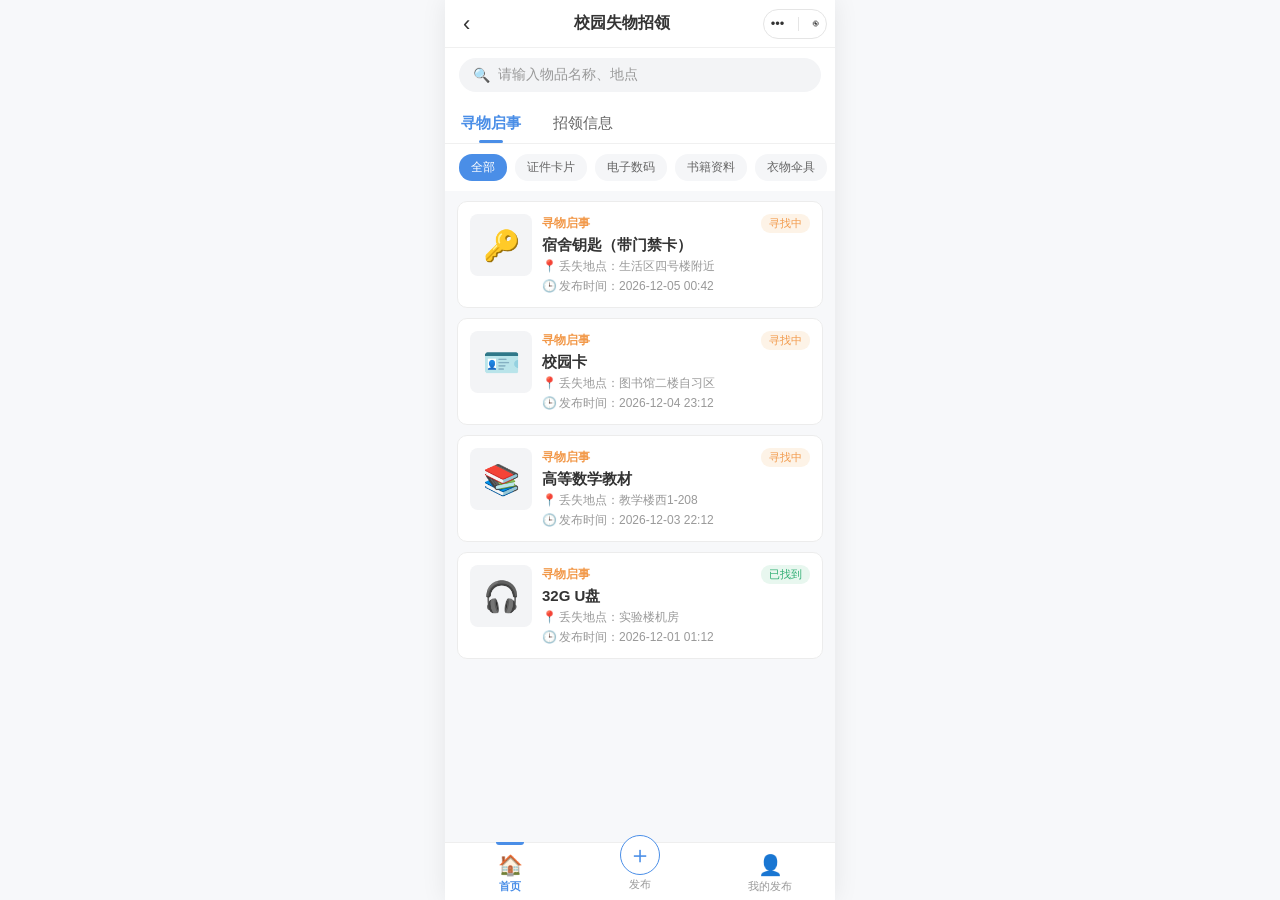
<file: index.html>
<!DOCTYPE html>
<html lang="zh-CN">
<head>
  <meta charset="UTF-8">
  <meta name="viewport" content="width=device-width, initial-scale=1.0">
  <title>校园失物招领</title>
  <link rel="stylesheet" href="css/style.css">
</head>
<body>
  <div class="phone">
    <div id="app"><!-- 页面由 js/app.js 渲染 --></div>
  </div>
  <div id="toast" class="toast"></div>

  <script src="js/core.js"></script>
  <script src="js/data.js"></script>
  <script src="js/app.js"></script>
</body>
</html>
</file>
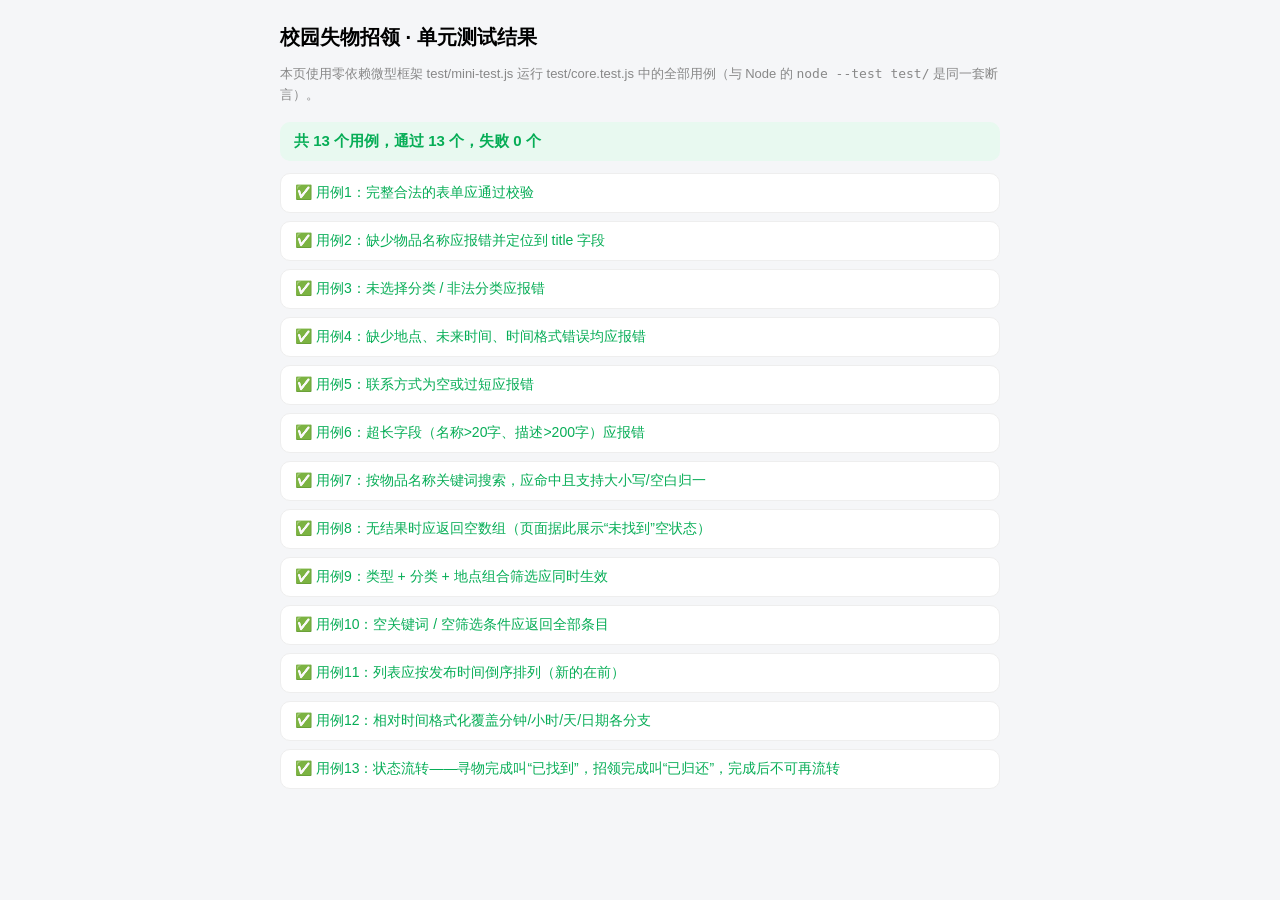
<file: runner.html>
<!DOCTYPE html>
<html lang="zh-CN">
<head>
  <meta charset="UTF-8">
  <meta name="viewport" content="width=device-width, initial-scale=1.0">
  <title>单元测试 - 校园失物招领</title>
  <style>
    body { font-family: -apple-system, "PingFang SC", "Microsoft YaHei", sans-serif; max-width: 720px; margin: 24px auto; padding: 0 16px; background: #f5f6f8; }
    h1 { font-size: 20px; }
    .note { color: #888; font-size: 13px; margin: 8px 0 16px; line-height: 1.6; }
    #summary { font-size: 15px; font-weight: 700; padding: 10px 14px; border-radius: 10px; margin-bottom: 12px; }
    .summary.ok, #summary.ok { background: #e8f9f0; color: #06ad56; }
    .summary.bad, #summary.bad { background: #fdeceb; color: #e64340; }
    .case { background: #fff; border-radius: 10px; padding: 10px 14px; margin-bottom: 8px; font-size: 14px; border: 1px solid #eee; }
    .case.pass { color: #06ad56; }
    .case.fail { color: #e64340; }
    .err-detail { color: #999; font-size: 12px; margin-top: 6px; white-space: pre-wrap; }
  </style>
</head>
<body>
  <h1>校园失物招领 · 单元测试结果</h1>
  <div class="note">本页使用零依赖微型框架 test/mini-test.js 运行 test/core.test.js 中的全部用例（与 Node 的 <code>node --test test/</code> 是同一套断言）。</div>
  <div id="summary">正在运行……</div>
  <div id="results"></div>

  <script src="../js/core.js"></script>
  <script src="mini-test.js"></script>
  <script src="core.test.js"></script>
  <script>miniRun();</script>
</body>
</html>
</file>
<file: css/style.css>
/* 校园失物招领 —— 全局样式
 * 严格按照结对作业① Figma 原型实现：
 * 蓝色主题、白色导航栏（‹ 标题 ⋯◉ 胶囊）、文字标签页 + 分类小胶囊、
 * 白底圆角卡片（左缩略图 / 类型标签 / 右上角状态药丸）、底部三段导航。
 */

* { margin: 0; padding: 0; box-sizing: border-box; }

:root {
  --blue: #4a8ee7;
  --blue-dark: #3a7bd5;
  --blue-light: #eaf3fd;
  --orange: #f2994a;
  --orange-light: #fdf3e7;
  --green: #2fae73;
  --green-light: #e8f7ef;
  --red: #e64340;
  --red-light: #fdeceb;
  --text: #333;
  --gray: #999;
  --border: #ececec;
  --bg: #f7f8fa;
}

html, body {
  font-family: -apple-system, "PingFang SC", "Microsoft YaHei", "Segoe UI", sans-serif;
  background: var(--bg);
  color: var(--text);
}

/* 桌面端居中为手机样式，小屏铺满 */
.phone {
  max-width: 390px;
  margin: 0 auto;
  min-height: 100vh;
  background: var(--bg);
  box-shadow: 0 0 24px rgba(0, 0, 0, 0.08);
}

#app { padding-bottom: 64px; min-height: 100vh; }

a { text-decoration: none; color: inherit; }
button { font-family: inherit; cursor: pointer; background: none; border: none; }
input, select, textarea {
  font-family: inherit;
  font-size: 14px;
  border: 1px solid #e3e3e3;
  border-radius: 6px;
  padding: 10px 12px;
  background: #fff;
  outline: none;
  width: 100%;
  color: var(--text);
}
input:focus, select:focus, textarea:focus { border-color: var(--blue); }
input.invalid, select.invalid, textarea.invalid { border-color: var(--red); }
mark { background: #ffe58f; border-radius: 2px; padding: 0 1px; }

/* ---------- 顶部导航栏（小程序风格：‹ 标题 ⋯◉） ---------- */
.nav {
  display: flex;
  align-items: center;
  height: 48px;
  background: #fff;
  border-bottom: 1px solid #f0f0f0;
  position: sticky;
  top: 0;
  z-index: 20;
  padding: 0 8px;
}
.nav-back { font-size: 22px; color: #333; padding: 0 10px; line-height: 48px; }
.nav-title { flex: 1; text-align: center; font-size: 16px; font-weight: 600; }
.capsule {
  width: 64px;
  flex-shrink: 0;
  height: 30px;
  border: 1px solid #e5e5e5;
  border-radius: 15px;
  display: flex;
  align-items: center;
  justify-content: space-around;
  font-size: 13px;
  color: #333;
}
.capsule .sep { width: 1px; height: 14px; background: #e5e5e5; }

/* ---------- 搜索条 ---------- */
.search-wrap { padding: 10px 14px; background: #fff; }
.search-bar {
  display: flex;
  align-items: center;
  gap: 8px;
  background: #f3f4f6;
  border-radius: 18px;
  padding: 8px 14px;
}
.search-bar input { border: none; background: transparent; padding: 0; font-size: 14px; }
.search-bar .icon { color: #999; font-size: 14px; flex-shrink: 0; }
.search-clear { color: #bbb; font-size: 15px; flex-shrink: 0; padding: 0 2px; }

/* ---------- 文字标签页（寻物启事 / 招领信息） ---------- */
.type-tabs {
  display: flex;
  background: #fff;
  padding: 2px 14px 0;
  gap: 28px;
  border-bottom: 1px solid #f0f0f0;
}
.type-tab {
  font-size: 15px;
  color: #666;
  padding: 10px 2px;
  position: relative;
}
.type-tab.active { color: var(--blue); font-weight: 700; }
.type-tab.active::after {
  content: '';
  position: absolute;
  left: 50%;
  transform: translateX(-50%);
  bottom: 0;
  width: 24px;
  height: 3px;
  border-radius: 2px;
  background: var(--blue);
}

/* ---------- 分类小胶囊 ---------- */
.chips {
  display: flex;
  gap: 8px;
  padding: 10px 14px;
  background: #fff;
  overflow-x: auto;
  white-space: nowrap;
}
.chips::-webkit-scrollbar { display: none; }
.chip {
  flex-shrink: 0;
  font-size: 12px;
  color: #666;
  background: #f5f6f8;
  border-radius: 13px;
  padding: 5px 12px;
}
.chip.active { background: var(--blue); color: #fff; }

/* ---------- 信息卡片 ---------- */
.list { padding: 10px 12px; }
.info-card {
  display: flex;
  gap: 10px;
  background: #fff;
  border: 1px solid var(--border);
  border-radius: 10px;
  padding: 12px;
  margin-bottom: 10px;
  cursor: pointer;
}
.info-card:active { background: #fafafa; }

.thumb-box {
  width: 62px; height: 62px;
  border-radius: 8px;
  background: #f3f4f6;
  display: flex; align-items: center; justify-content: center;
  font-size: 30px;
  flex-shrink: 0;
  overflow: hidden;
}
.thumb-box img { width: 100%; height: 100%; object-fit: cover; }

.card-main { flex: 1; min-width: 0; }
.card-head {
  display: flex;
  align-items: center;
  justify-content: space-between;
  margin-bottom: 3px;
}
.type-label { font-size: 12px; font-weight: 600; }
.type-label.lost { color: var(--orange); }
.type-label.found { color: var(--blue); }

.status-pill {
  font-size: 11px;
  padding: 2px 8px;
  border-radius: 9px;
  flex-shrink: 0;
}
.status-pill.open { background: var(--orange-light); color: var(--orange); }
.status-pill.done { background: var(--green-light); color: var(--green); }

.card-name { font-size: 15px; font-weight: 700; }
.card-meta { font-size: 12px; color: var(--gray); margin-top: 3px; overflow: hidden; text-overflow: ellipsis; white-space: nowrap; }
.card-meta .mk { margin-right: 2px; }

/* ---------- 空状态 ---------- */
.empty { text-align: center; padding: 50px 30px; }
.empty-icon { font-size: 46px; }
.empty-text { font-size: 15px; color: #555; margin-top: 14px; font-weight: 600; }
.empty-sub { font-size: 13px; color: #aaa; margin-top: 6px; }
.empty .btn-primary { max-width: 200px; margin: 20px auto 0; }

.result-count { font-size: 12px; color: var(--gray); padding: 2px 6px 8px; }

/* ---------- 底部导航 ---------- */
.tabbar {
  position: fixed;
  bottom: 0;
  left: 50%;
  transform: translateX(-50%);
  width: 100%;
  max-width: 390px;
  display: flex;
  background: #fff;
  border-top: 1px solid #eee;
  padding: 6px 0 6px;
  z-index: 30;
}
.tabbar-item {
  flex: 1;
  display: flex;
  flex-direction: column;
  align-items: center;
  gap: 2px;
  font-size: 11px;
  color: #999;
  padding-top: 4px;
  position: relative;
}
.tabbar-item.active { color: var(--blue); font-weight: 600; }
.tabbar-item.active::before {
  content: '';
  position: absolute;
  top: -7px;
  width: 28px;
  height: 3px;
  border-radius: 0 0 3px 3px;
  background: var(--blue);
}
.tabbar-icon { font-size: 20px; }
.tabbar-plus {
  width: 40px; height: 40px;
  border-radius: 50%;
  border: 1.5px solid var(--blue);
  color: var(--blue);
  font-size: 24px;
  display: flex; align-items: center; justify-content: center;
  margin-top: -18px;
  background: #fff;
}

/* ---------- 发布页表单 ---------- */
.form { padding: 6px 14px 20px; background: #fff; }
.form-item { margin-bottom: 14px; }
.form-item label { display: block; font-size: 14px; font-weight: 600; margin-bottom: 6px; }
.req { color: var(--red); margin-right: 3px; }
.opt { color: #bbb; font-weight: 400; font-size: 12px; }
.err { color: var(--red); font-size: 12px; margin-top: 4px; }
textarea { resize: none; }
.counter { text-align: right; font-size: 11px; color: #bbb; margin-top: 3px; }

.radio-row { display: flex; gap: 24px; padding: 2px 0; }
.radio-item { display: flex; align-items: center; gap: 6px; font-size: 14px; color: #444; font-weight: 400; }
.radio-item input { width: 15px; height: 15px; accent-color: var(--blue); }

.photo-box {
  position: relative;
  border: 1px dashed #d5d5d5;
  border-radius: 8px;
  background: #fafafa;
  min-height: 96px;
  display: flex;
  flex-direction: column;
  align-items: center;
  justify-content: center;
  gap: 6px;
  padding: 12px;
}
.photo-add { color: #999; font-size: 13px; text-align: center; line-height: 1.7; }
.photo-add .big { font-size: 26px; color: #bbb; }
.photo-box input[type="file"] { position: absolute; inset: 0; opacity: 0; cursor: pointer; }
.photo-preview { max-height: 140px; border-radius: 8px; }
.photo-del { border: none; background: #f2f2f2; border-radius: 6px; padding: 6px 12px; font-size: 12px; color: #777; }
.upload-note { font-size: 11px; color: #bbb; margin-top: 6px; }

.btn-primary {
  display: block;
  width: 100%;
  border: none;
  background: var(--blue);
  color: #fff;
  border-radius: 22px;
  padding: 12px 0;
  font-size: 16px;
  font-weight: 600;
  text-align: center;
  margin-top: 10px;
}
.btn-primary:active { background: var(--blue-dark); }
.btn-outline-blue {
  display: inline-flex;
  align-items: center;
  justify-content: center;
  gap: 4px;
  border: 1px solid var(--blue);
  color: var(--blue);
  background: #fff;
  border-radius: 16px;
  padding: 7px 16px;
  font-size: 13px;
}
.btn-outline-red {
  display: inline-flex;
  align-items: center;
  justify-content: center;
  gap: 4px;
  border: 1px solid #f0b4b3;
  color: var(--red);
  background: #fff;
  border-radius: 16px;
  padding: 7px 16px;
  font-size: 13px;
}

/* ---------- 发布成功页 ---------- */
.success-page { text-align: center; padding: 80px 32px; background: #fff; min-height: 100vh; }
.success-icon {
  width: 72px; height: 72px;
  border-radius: 50%;
  background: var(--blue);
  color: #fff;
  font-size: 40px;
  display: flex; align-items: center; justify-content: center;
  margin: 0 auto;
}
.success-title { font-size: 19px; font-weight: 700; margin-top: 18px; }
.success-sub { font-size: 13px; color: #888; line-height: 1.8; margin: 10px 0 26px; }
.btn-secondary {
  display: block;
  border: 1px solid #ddd;
  background: #fff;
  color: #666;
  border-radius: 22px;
  padding: 11px 24px;
  font-size: 15px;
  text-align: center;
  margin: 12px auto 0;
  max-width: 240px;
}

/* ---------- 详情页 ---------- */
.detail { padding: 12px; }
.detail-card {
  background: #fff;
  border: 1px solid var(--border);
  border-radius: 10px;
  padding: 14px;
}
.detail-top { display: flex; gap: 12px; }
.detail-thumb {
  width: 84px; height: 84px;
  border-radius: 8px;
  background: #f3f4f6;
  display: flex; align-items: center; justify-content: center;
  font-size: 40px;
  flex-shrink: 0;
  overflow: hidden;
}
.detail-thumb img { width: 100%; height: 100%; object-fit: cover; }
.detail-main { flex: 1; min-width: 0; }
.detail-head {
  display: flex;
  align-items: center;
  justify-content: space-between;
  margin-bottom: 4px;
}
.detail-name { font-size: 18px; font-weight: 700; margin-bottom: 2px; }
.detail-card .card-meta { white-space: normal; }

.detail-rows { margin-top: 14px; border-top: 1px dashed #eee; padding-top: 10px; }
.detail-row {
  display: flex;
  font-size: 13px;
  padding: 6px 0;
  line-height: 1.6;
}
.dk { color: var(--gray); width: 92px; flex-shrink: 0; }
.dv { flex: 1; color: #444; word-break: break-all; }

.detail-photo { margin-top: 12px; }
.detail-photo img { width: 100%; border-radius: 8px; }
.detail-photo .photo-fallback {
  width: 100%; height: 140px;
  background: #f3f4f6;
  border-radius: 8px;
  display: flex; align-items: center; justify-content: center;
  font-size: 52px;
}

.detail-actions { margin-top: 16px; display: flex; flex-direction: column; gap: 10px; }
.detail-actions .row2 { display: flex; gap: 10px; }
.detail-actions .row2 .btn-outline-blue,
.detail-actions .row2 .btn-outline-red { flex: 1; padding: 11px 0; font-size: 14px; }
.done-banner {
  background: var(--green-light);
  color: var(--green);
  border-radius: 8px;
  padding: 12px;
  text-align: center;
  font-size: 14px;
  font-weight: 600;
  margin-top: 16px;
}
.done-tip {
  background: #f6f6f6;
  color: #999;
  border-radius: 8px;
  padding: 12px;
  text-align: center;
  font-size: 13px;
  margin-top: 16px;
}

/* ---------- 我的发布 ---------- */
.my-actions { display: flex; justify-content: flex-end; gap: 8px; margin-top: 8px; }
.state-done { font-size: 12px; color: var(--green); font-weight: 600; align-self: center; margin-right: auto; }
.mine-footer { text-align: center; padding: 20px 16px 30px; }
.btn-link { color: #aaa; font-size: 12px; }
.footer-note { font-size: 11px; color: #ccc; margin-top: 8px; line-height: 1.6; }

/* ---------- Toast ---------- */
.toast {
  position: fixed;
  left: 50%;
  bottom: 90px;
  transform: translateX(-50%) translateY(20px);
  background: rgba(0, 0, 0, 0.75);
  color: #fff;
  font-size: 13px;
  border-radius: 18px;
  padding: 10px 20px;
  max-width: 80%;
  opacity: 0;
  pointer-events: none;
  transition: opacity 0.25s, transform 0.25s;
  z-index: 100;
}
.toast.show { opacity: 1; transform: translateX(-50%) translateY(0); }
</file>
